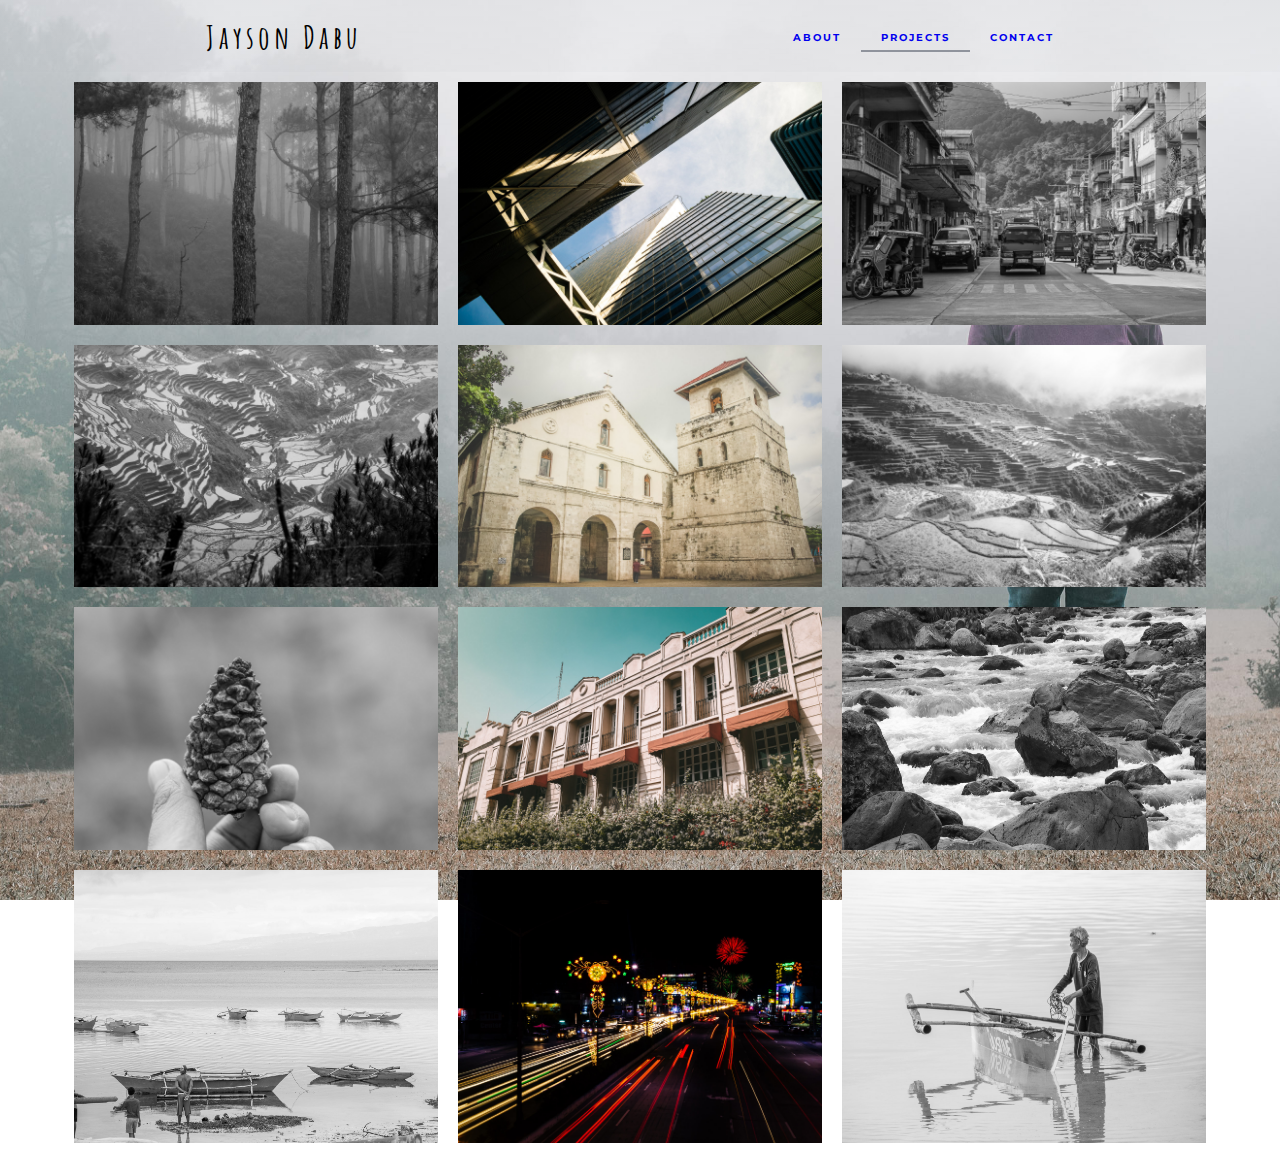
<file: Project1.html>
<!DOCTYPE html>
<html>
<head>
    <title>JysnDB</title>
    <meta charset="UTF-8">
	<meta name="viewport" content="width=device-width, initial-scale=1.0">
    <link rel="stylesheet" href="Project1CSS.css">
    <link href="https://fonts.googleapis.com/css2?family=Amatic+SC:wght@700&display=swap" rel="stylesheet">
    <link href="https://fonts.googleapis.com/css2?family=Amatic+SC:wght@700&display=swap" rel="stylesheet">
    <link href="https://fonts.googleapis.com/css2?family=Montserrat&display=swap" rel="stylesheet">
</head>
<body>
	<nav class="wrapper">
		<h4>Jayson Dabu</h4>
    	<ul class="subWrapper">
    		<li><a href="index.html">About</a></li>
    		<li class="active"><a class="activeText" href="Project1.html">PROJECTS</a></li>
    		<li><a href="#">CONTACT</a></li>
		</ul>
    </nav>
    <div class="container">
	  <img class="gallery" src="IMG0.JPG">
	  <img class="gallery" src="IMG1.JPG">
	  <img class="gallery" src="IMG2.JPG">
	  <img class="gallery" src="IMG3.JPG">
	  <img class="gallery" src="IMG4.JPG">
	  <img class="gallery" src="IMG5.JPG">
	  <img class="gallery" src="IMG6.JPG">
	  <img class="gallery" src="IMG7.JPG">
	  <img class="gallery" src="IMG8.JPG">
	  <img class="gallery" src="IMG9.JPG">
	  <img class="gallery" src="IMG10.JPG">
	  <img class="gallery" src="IMG11.JPG">
	</div>
    <!-- <script type="text/javascript" src="script.js"></script> -->
</body>
</html>
</file>
<file: Project1CSS.css>
* {
    margin: 0px;
    padding: 0px;
    box-sizing: border-box;
}

body {
    background-image: url(BG.JPG);
    background-position: center center;
    background-repeat: no-repeat;
    background-attachment: fixed;
    background-size: cover;
}

.wrapper {
    display: flex;
    justify-content: space-around;
    width: 100%;
    min-height: 8vh;
    align-items: center;
    justify-items: end;
    background-image: linear-gradient(to bottom, rgba(143, 147, 156, .1), rgba(164, 167, 175, .05));
}

h4 {
    font-size: 2rem;
    font-family: 'Amatic SC', cursive;
    letter-spacing: 4px;
}

p {
    letter-spacing: 3px;
    font-family: 'Montserrat', sans-serif;
    padding: 10px 30px;
    font-size: 20px;
    /* border-top: solid 3px rgb(143, 147, 156);     */
}

.subWrapper {
    display: flex;
    list-style: none;
    width: auto;
    font-family: 'Montserrat', sans-serif;
    font-weight: bold;
    
}
li {
    padding:5px 20px;
    /* background-color: darkmagenta; */
    
}
li > a {
    text-decoration: none;
    justify-content: space-around;
    letter-spacing: 2px;
    font-size: 10px;
    text-transform: uppercase;
}

li > a:hover {
    text-decoration: underline;
}

.active {
    border-bottom: solid 2px rgb(143, 147, 156);
}

.activeText {
    text-transform: uppercase;
}

h3 {
    font-family: 'Amatic SC', cursive;
    font-size: 4rem;
    font-weight: lighter;
    text-align: center;
    margin: 100px 0px 20px 0px;
}

.container {
    display: flex;
    flex-wrap: wrap;
    justify-content: center;
    line-height: 0;  
    -webkit-column-count: 5;
    -webkit-column-gap: 0px;
    -moz-column-count: 5;
    -moz-column-gap: 0px;
    column-count: 5;
    column-gap: 0px;  
}

.gallery {
    width: 30%;
    height: auto;
    transition: all .3s linear;
    cursor: pointer;
    padding: 10px 10px;
    cursor: pointer;
    transition: all 0.3s linear;
}

.gallery:hover {
    -webkit-box-shadow:rgba(0,0,0,0.8) 0px 5px 15px, inset rgba(0,0,0,0.15) 0px -10px 20px;
    -moz-box-shadow:rgba(0,0,0,0.8) 0px 5px 15px, inset rgba(0,0,0,0.15) 0px -10px 20px;
    -o-box-shadow:rgba(0,0,0,0.8) 0px 5px 15px, inset rgba(0,0,0,0.15) 0px -10px 20px;
    box-shadow:rgba(0,0,0,0.8) 0px 5px 15px, inset rgba(0,0,0,0.15) 0px -10px 20px;
}

@media screen and (max-width: 800px) {
    .wrapper {
        width: 30vw;
        height: 100vh;
        /* display: flex;
        flex-direction: column; */
        display: inline-block;
        position: fixed;
    }

    .subWrapper {
        display: block;
        text-align: center;
        position: absolute;
        bottom: 5rem;
        justify-self: center;
        width: 30vw;
    }

    h4 {
        display: block;
        text-align: center;
        position: relative;
        top: 2rem;
        font-size: 2.5rem;
    }

    li {
        padding: 20px 0px;
        align-items: center;
    }

    li > a {
        color: black;
    }

    h3 {
        display: none;
    }

    .active {
        background-color:rgba(31, 34, 43, .3);
        border-bottom: none;
    }

    p {
        font-size: 15px;
        letter-spacing: 2px;
    }
    .container {
        width: 70vw;
        display: flex;
        justify-content: center;
        position: absolute;
        right: 0;
        top: 10px;
        margin: 0px;
    }

    .gallery {
        width: 100%
    }

}
</file>
